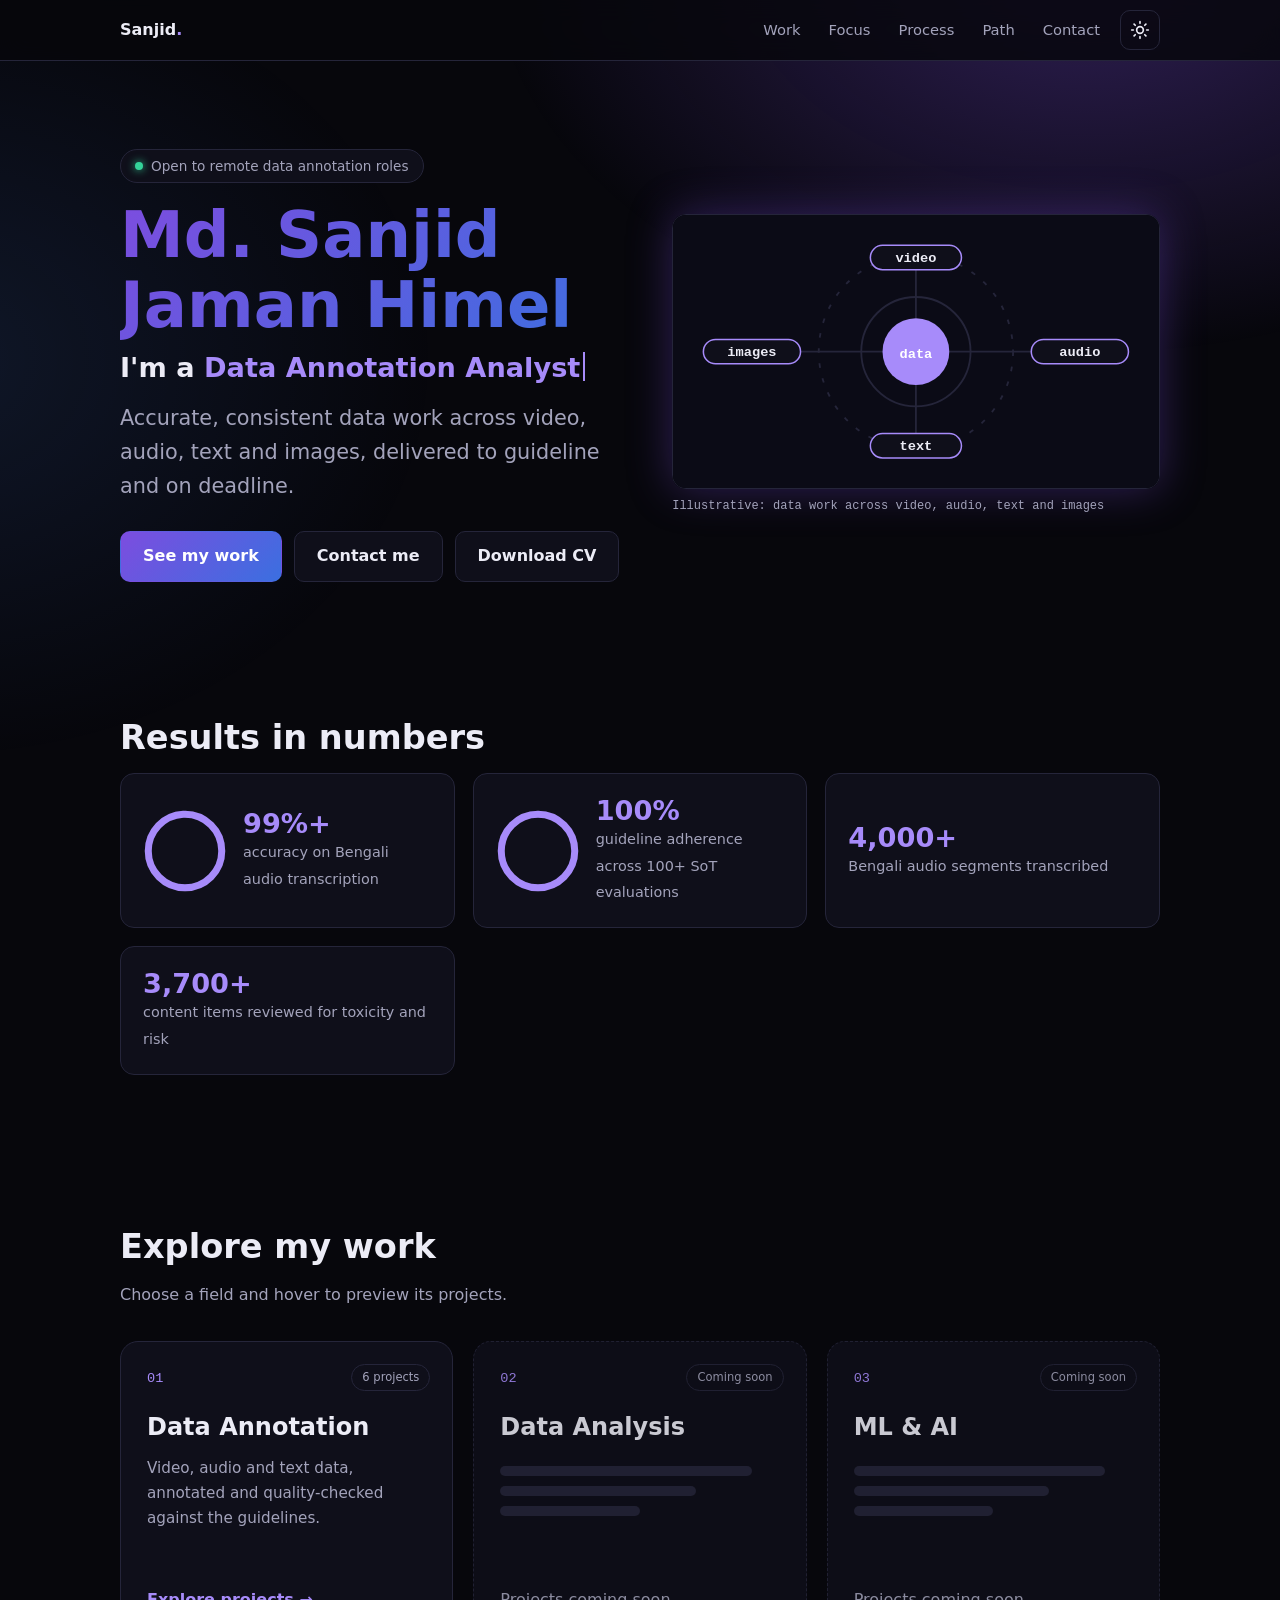
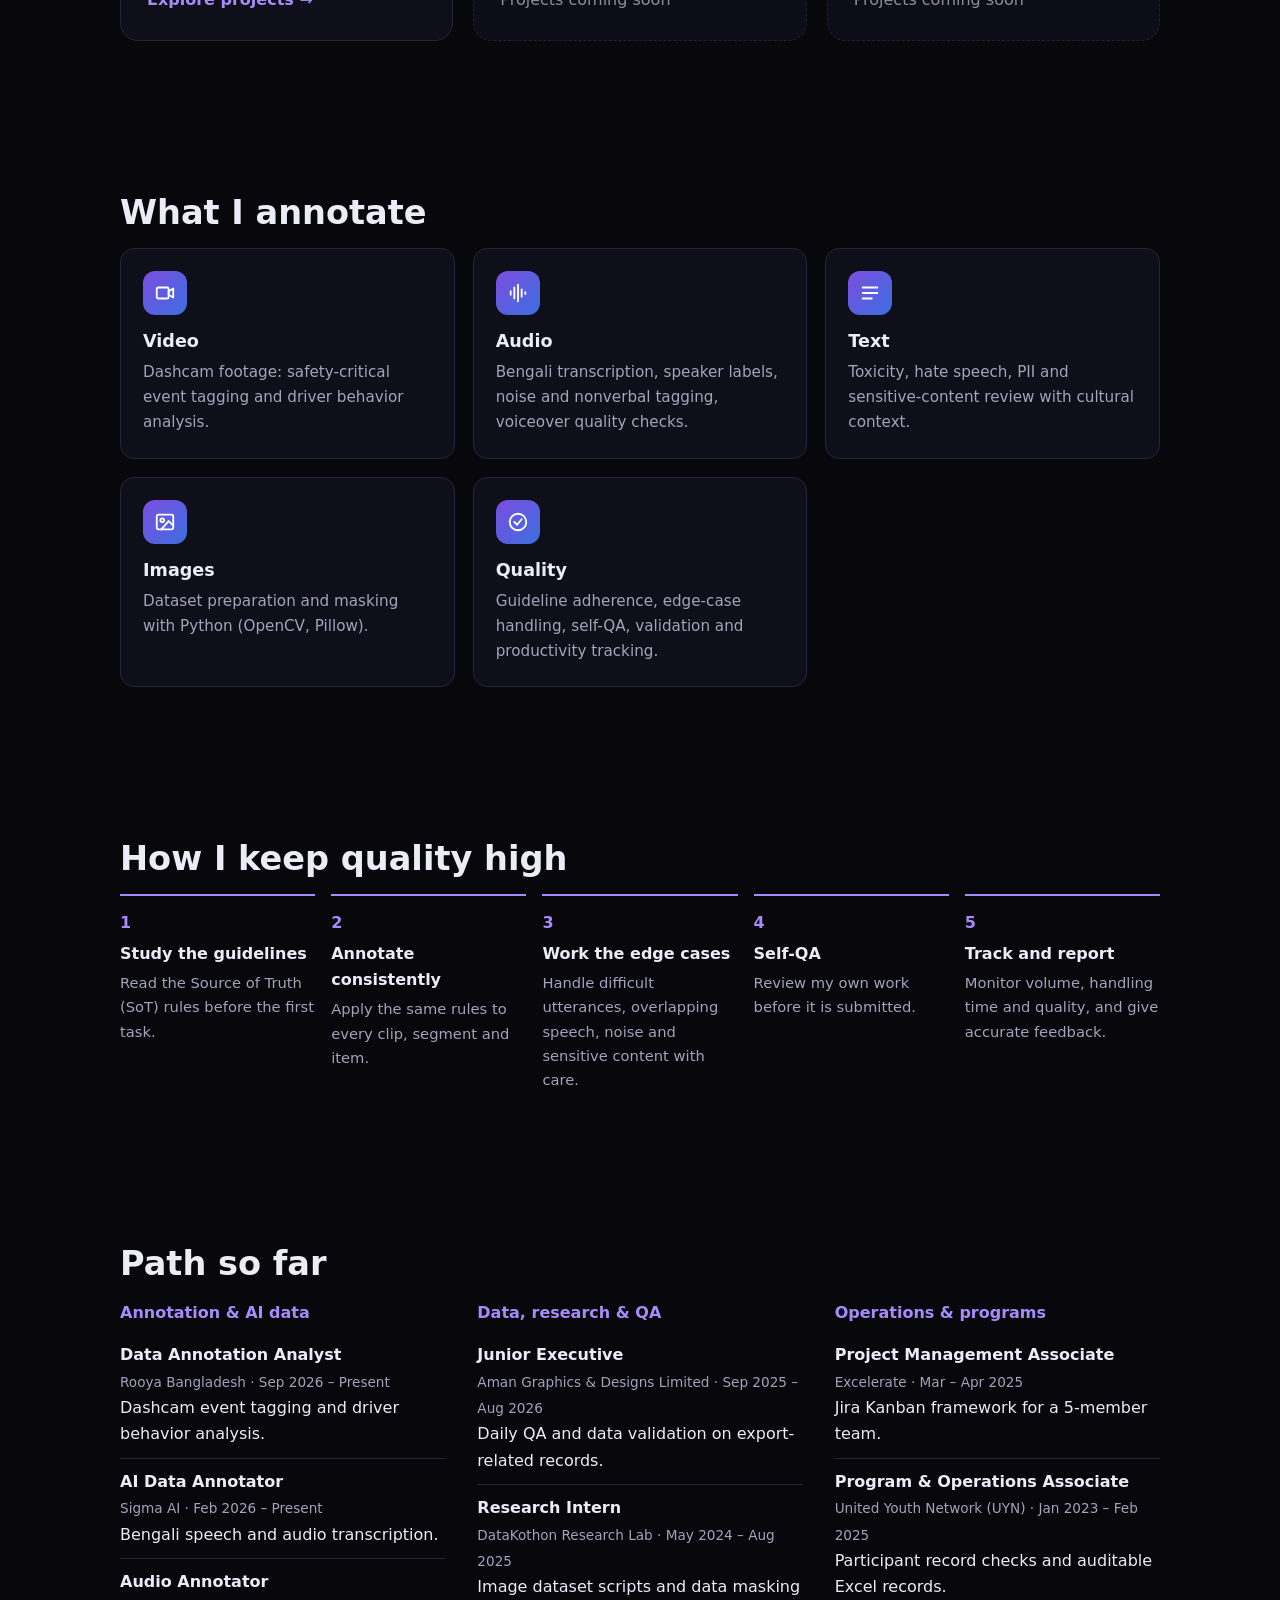
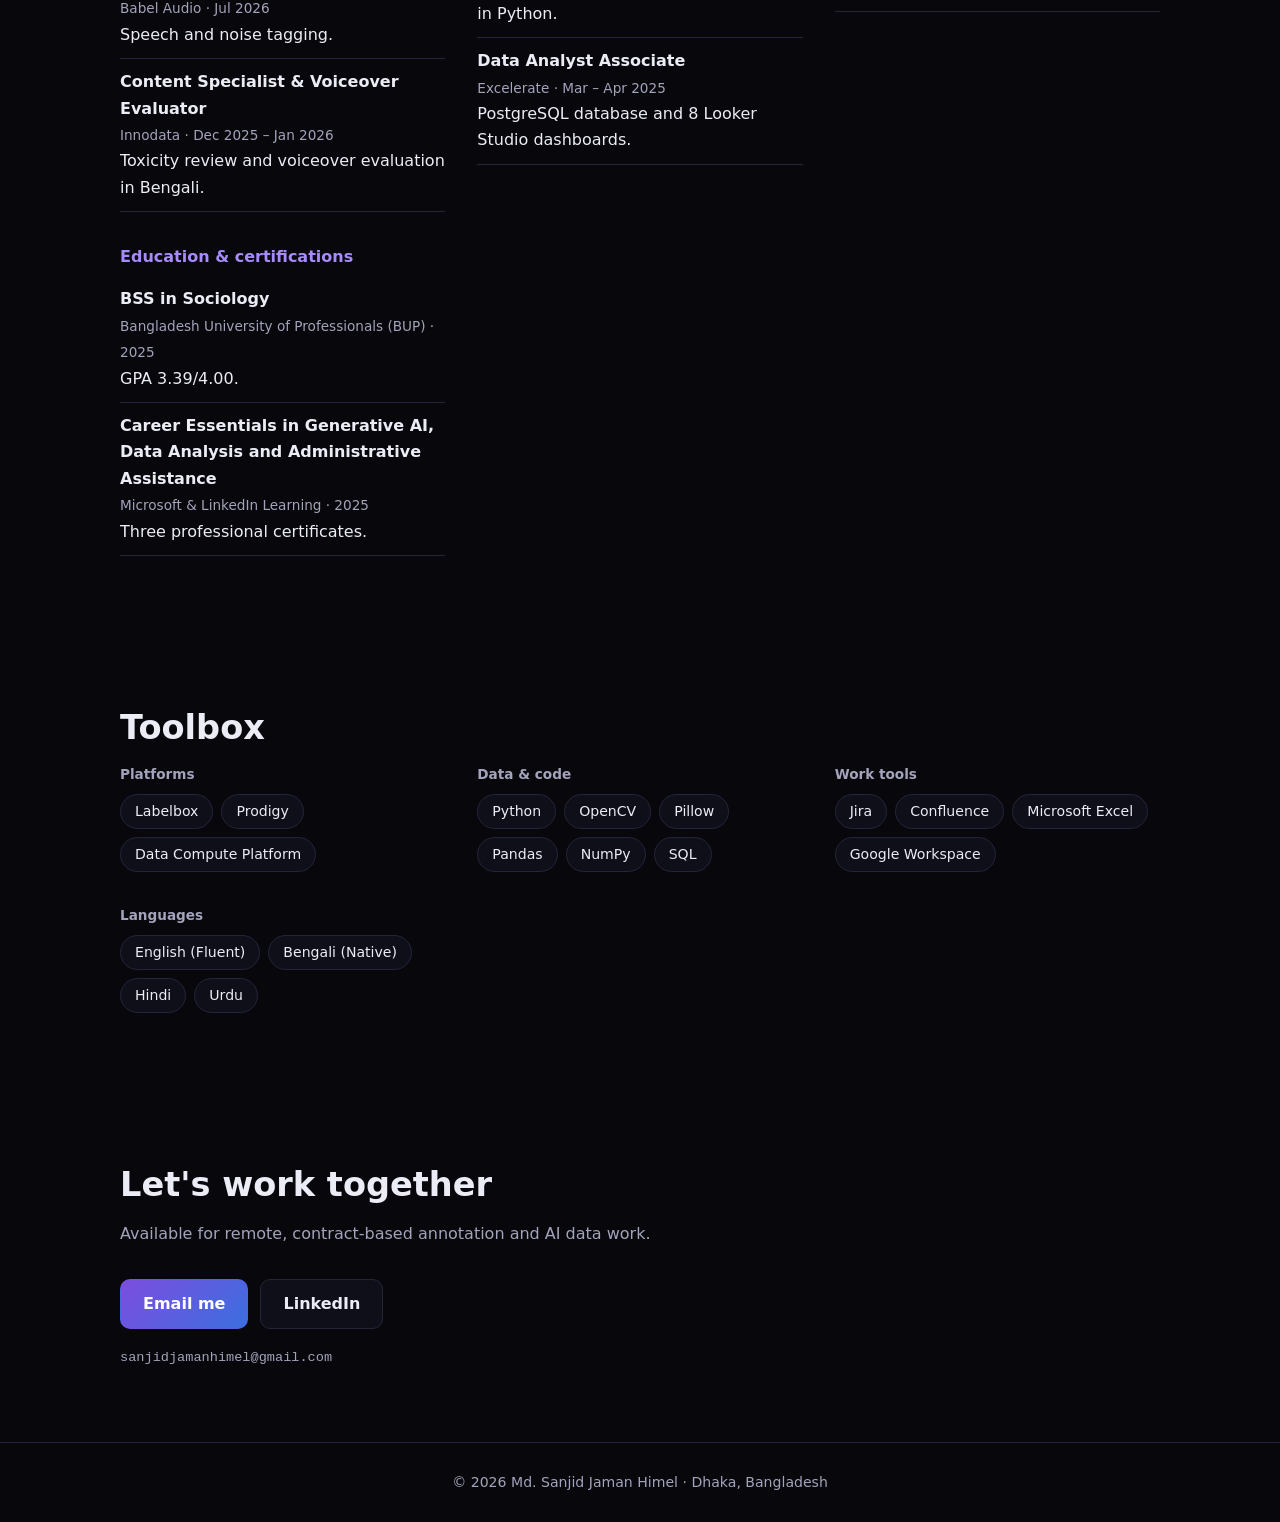
<file: index.html>
<!DOCTYPE html>
<html lang="en" data-theme="dark">
<head>
<meta charset="utf-8">
<meta name="viewport" content="width=device-width, initial-scale=1">
<title>Md. Sanjid Jaman Himel | Data Annotation Analyst &amp; AI Training Data</title>
<meta name="description" content="Data Annotation Analyst and annotation QA professional: video, audio and text annotation for AI training data, with Bengali-language expertise. Open to remote contract work.">
<meta property="og:type" content="website">
<meta property="og:title" content="Md. Sanjid Jaman Himel | Data Annotation Analyst">
<meta property="og:description" content="Video, audio and text annotation, annotation QA and computer vision training data. Open to remote contract work.">
<meta name="theme-color" content="#07070c">
<link rel="icon" href="data:image/svg+xml,%3Csvg xmlns='http://www.w3.org/2000/svg' viewBox='0 0 32 32'%3E%3Crect width='32' height='32' rx='8' fill='%238b5cf6'/%3E%3Ctext x='16' y='23' font-size='19' text-anchor='middle' fill='white' font-family='sans-serif'%3ES%3C/text%3E%3C/svg%3E">
<link rel="stylesheet" href="css/style.css">
</head>
<body data-page="home">
<a class="skip" href="#main">Skip to content</a>
<header class="nav" id="nav">
  <div class="wrap nav-in">
    <a class="logo" href="#hero" id="logo" aria-label="Back to top"></a>
    <nav id="menu" aria-label="Main"></nav>
    <button class="icon-btn" id="theme" type="button" aria-label="Switch to light mode">
      <svg viewBox="0 0 24 24" width="20" height="20" fill="none" stroke="currentColor" stroke-width="2" stroke-linecap="round" aria-hidden="true"><circle cx="12" cy="12" r="4"/><path d="M12 2v2M12 20v2M4.9 4.9l1.4 1.4M17.7 17.7l1.4 1.4M2 12h2M20 12h2M4.9 19.1l1.4-1.4M17.7 6.3l1.4-1.4"/></svg>
    </button>
    <button class="icon-btn menu-btn" id="burger" type="button" aria-label="Open menu" aria-expanded="false" aria-controls="menu">
      <svg viewBox="0 0 24 24" width="22" height="22" fill="none" stroke="currentColor" stroke-width="2" stroke-linecap="round" aria-hidden="true"><path d="M4 7h16M4 12h16M4 17h16"/></svg>
    </button>
  </div>
</header>
<main id="main">
  <section id="hero"></section>
  <section id="impact"></section>
  <section id="work"></section>
  <section id="focus"></section>
  <section id="process"></section>
  <section id="path"></section>
  <section id="tools"></section>
  <section id="contact"></section>
  <noscript><p class="wrap">Please enable JavaScript to view this portfolio.</p></noscript>
</main>
<footer id="footer" class="foot"></footer>
<script src="js/content.js"></script>
<script src="js/main.js"></script>
</body>
</html>
</file>
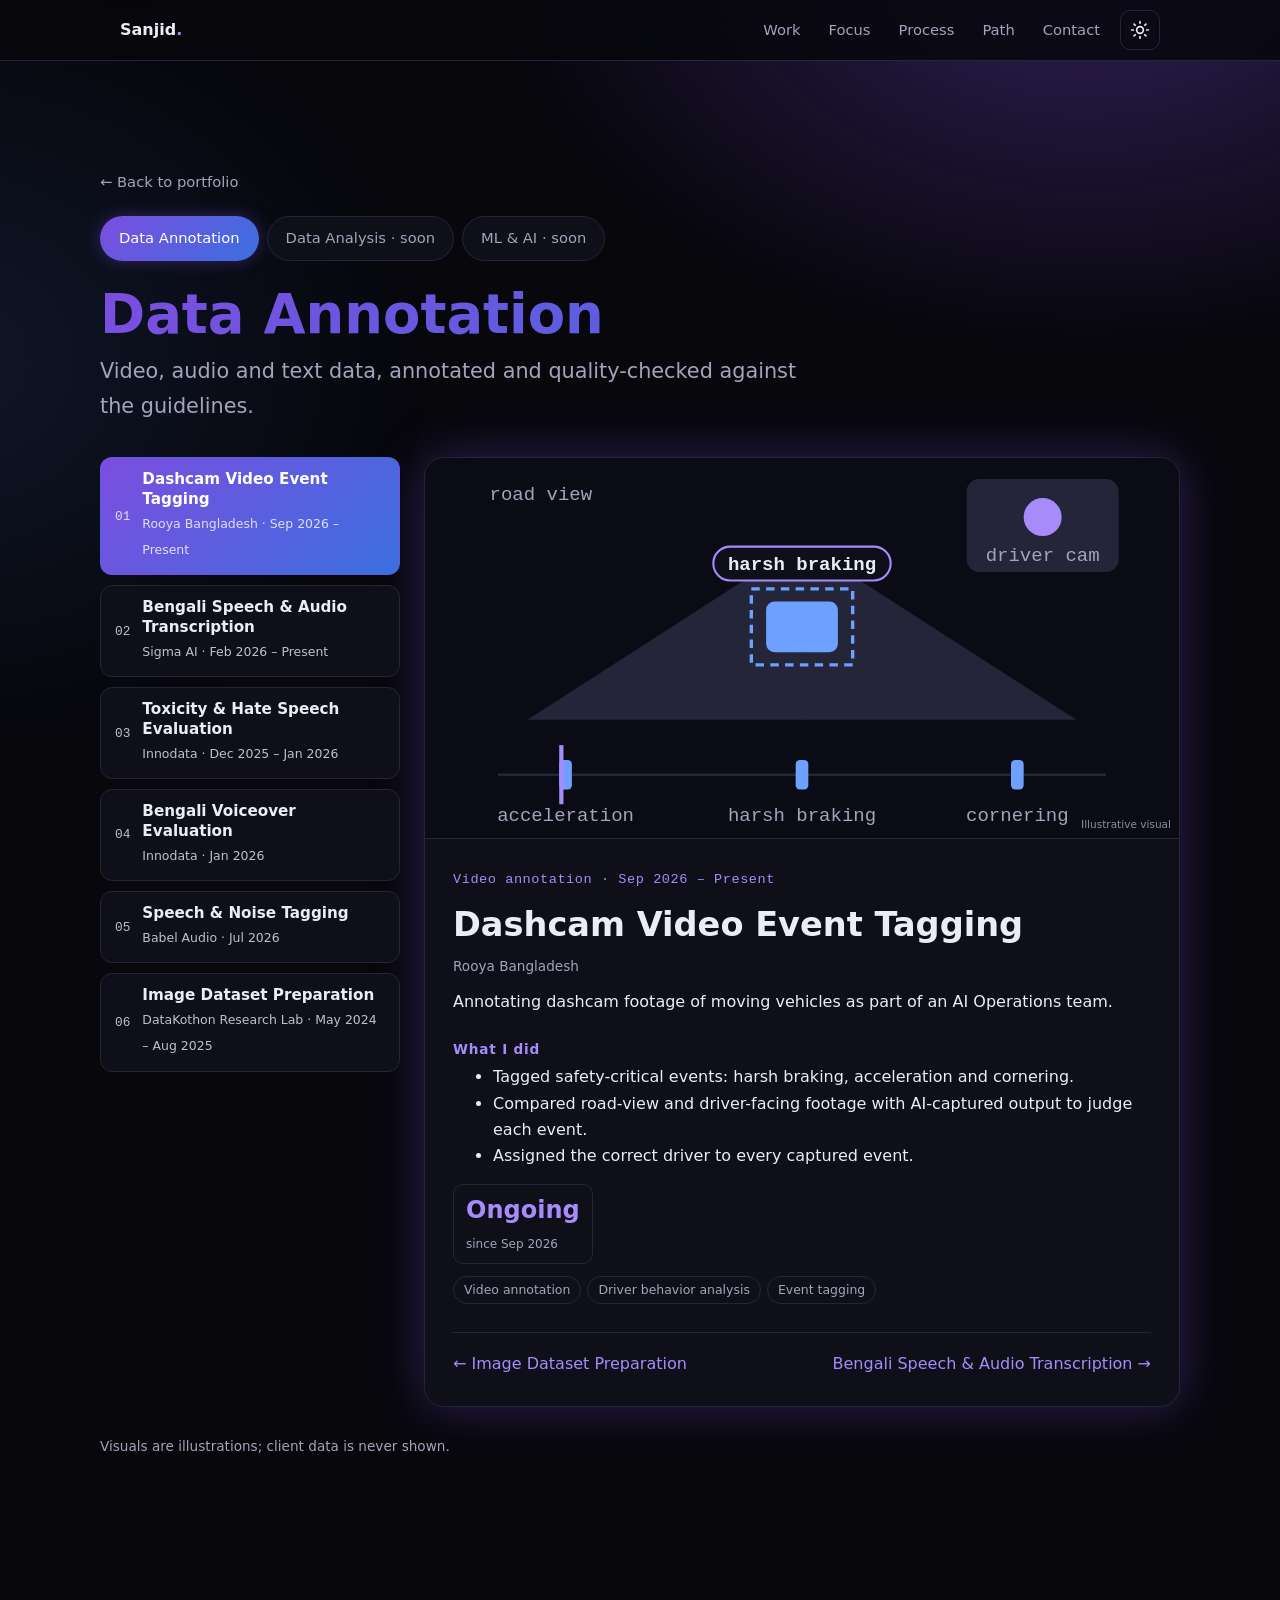
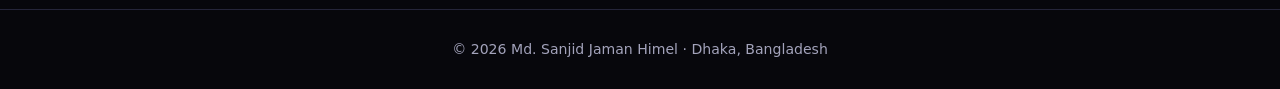
<file: work.html>
<!DOCTYPE html>
<html lang="en" data-theme="dark">
<head>
<meta charset="utf-8">
<meta name="viewport" content="width=device-width, initial-scale=1">
<title>Work | Md. Sanjid Jaman Himel</title>
<meta name="description" content="Projects by Md. Sanjid Jaman Himel: data annotation, quality assurance and AI training data work.">
<meta property="og:type" content="website">
<meta property="og:title" content="Work | Md. Sanjid Jaman Himel">
<meta property="og:description" content="Video, audio and text annotation, annotation QA and computer vision training data. Open to remote contract work.">
<meta name="theme-color" content="#07070c">
<link rel="icon" href="data:image/svg+xml,%3Csvg xmlns='http://www.w3.org/2000/svg' viewBox='0 0 32 32'%3E%3Crect width='32' height='32' rx='8' fill='%238b5cf6'/%3E%3Ctext x='16' y='23' font-size='19' text-anchor='middle' fill='white' font-family='sans-serif'%3ES%3C/text%3E%3C/svg%3E">
<link rel="stylesheet" href="css/style.css">
</head>
<body data-page="work">
<a class="skip" href="#main">Skip to content</a>
<header class="nav" id="nav">
  <div class="wrap nav-in">
    <a class="logo" href="#hero" id="logo" aria-label="Back to top"></a>
    <nav id="menu" aria-label="Main"></nav>
    <button class="icon-btn" id="theme" type="button" aria-label="Switch to light mode">
      <svg viewBox="0 0 24 24" width="20" height="20" fill="none" stroke="currentColor" stroke-width="2" stroke-linecap="round" aria-hidden="true"><circle cx="12" cy="12" r="4"/><path d="M12 2v2M12 20v2M4.9 4.9l1.4 1.4M17.7 17.7l1.4 1.4M2 12h2M20 12h2M4.9 19.1l1.4-1.4M17.7 6.3l1.4-1.4"/></svg>
    </button>
    <button class="icon-btn menu-btn" id="burger" type="button" aria-label="Open menu" aria-expanded="false" aria-controls="menu">
      <svg viewBox="0 0 24 24" width="22" height="22" fill="none" stroke="currentColor" stroke-width="2" stroke-linecap="round" aria-hidden="true"><path d="M4 7h16M4 12h16M4 17h16"/></svg>
    </button>
  </div>
</header>
<main id="main">
  <section id="workpage"></section>
  <noscript><p class="wrap">Please enable JavaScript to view this portfolio.</p></noscript>
</main>
<footer id="footer" class="foot"></footer>
<script src="js/content.js"></script>
<script src="js/main.js"></script>
</body>
</html>
</file>
<file: css/style.css>
:root{--bg:#07070c;--sf:#0f0f1a;--bd:#25253a;--tx:#ececf6;--mu:#a3a3bb;--a:#a78bfa;--a2:#6ea0ff;--btn:linear-gradient(135deg,#7c4ddf,#3b6fe0);--glow:rgba(124,77,223,.35);--r:14px}
:root[data-theme=light]{--bg:#f6f6fb;--sf:#fff;--bd:#dcdcea;--tx:#14141f;--mu:#555570;--a:#6d3fe0;--a2:#2557d6;--glow:rgba(109,63,224,.18)}
*{box-sizing:border-box;margin:0}
html{scroll-behavior:smooth;scroll-padding-top:72px}
body{font:16px/1.65 system-ui,-apple-system,"Segoe UI",Roboto,sans-serif;background:var(--bg);color:var(--tx);-webkit-font-smoothing:antialiased}
body::before{content:"";position:fixed;inset:0;z-index:-1;background:radial-gradient(600px 400px at 85% -5%,var(--glow),transparent),radial-gradient(500px 400px at -5% 40%,rgba(79,140,255,.12),transparent)}
a{color:var(--a);text-decoration:none}a:hover{text-decoration:underline}
:focus-visible{outline:2px solid var(--a2);outline-offset:3px;border-radius:6px}
.skip{position:absolute;left:-999px;top:8px;background:var(--sf);padding:8px 14px;border-radius:8px;z-index:99}.skip:focus{left:8px}
.wrap{max-width:1080px;margin:0 auto;padding:0 20px}
section{padding:72px 0}
section>.wrap>h2{font-size:clamp(1.6rem,4vw,2.1rem);margin-bottom:8px}
.sub{color:var(--mu);max-width:640px;margin-bottom:32px}
.mono{font-family:ui-monospace,SFMono-Regular,Menlo,Consolas,monospace}
.eyebrow{color:var(--a);font-size:.85rem;letter-spacing:.04em}
.nav{position:sticky;top:0;z-index:50;background:color-mix(in srgb,var(--bg) 82%,transparent);backdrop-filter:blur(12px);border-bottom:1px solid var(--bd)}
.nav-in{display:flex;align-items:center;gap:8px;height:60px}
.logo{font-weight:700;color:var(--tx);margin-right:auto}
.logo span{color:var(--a)}
nav{display:flex;gap:4px}
nav a{color:var(--mu);padding:8px 12px;border-radius:8px;font-size:.92rem}
nav a:hover{color:var(--tx);background:var(--sf);text-decoration:none}
.icon-btn{background:none;border:1px solid var(--bd);color:var(--tx);width:40px;height:40px;border-radius:10px;display:grid;place-items:center;cursor:pointer;transition:border-color .2s,box-shadow .2s}
.icon-btn:hover{border-color:var(--a);box-shadow:0 0 14px var(--glow)}
.menu-btn{display:none}
@media(max-width:820px){
 .menu-btn{display:grid}
 nav{display:none;position:absolute;top:60px;left:0;right:0;flex-direction:column;background:var(--bg);border-bottom:1px solid var(--bd);padding:10px 20px 16px}
 nav.open{display:flex}
}
#hero{padding:88px 0 56px}
#hero h1{font-size:clamp(2.2rem,7vw,4rem);line-height:1.1;margin:12px 0}
.role{font-size:clamp(1.05rem,2.5vw,1.3rem);color:var(--mu);max-width:720px}
.status{display:inline-flex;align-items:center;gap:8px;border:1px solid var(--bd);background:var(--sf);border-radius:99px;padding:5px 14px;font-size:.85rem;color:var(--mu)}
.status i{width:8px;height:8px;border-radius:50%;background:#34d399;box-shadow:0 0 8px #34d399}
.cta{display:flex;flex-wrap:wrap;gap:12px;margin:28px 0 40px}
.btn{display:inline-block;padding:11px 22px;border-radius:10px;font-weight:600;border:1px solid var(--bd);color:var(--tx);background:var(--sf);transition:box-shadow .25s,transform .25s}
.btn:hover{text-decoration:none;box-shadow:0 0 18px var(--glow);transform:translateY(-2px)}
.btn.pri{background:var(--btn);border-color:transparent;color:#fff}
.stats{display:grid;grid-template-columns:repeat(auto-fit,minmax(160px,1fr));gap:14px}
.stat{background:var(--sf);border:1px solid var(--bd);border-radius:var(--r);padding:16px}
.stat b{display:block;font-size:1.6rem;color:var(--a)}
.stat span{color:var(--mu);font-size:.88rem}
.grid{display:grid;grid-template-columns:repeat(auto-fit,minmax(290px,1fr));gap:18px}
.card{background:var(--sf);border:1px solid var(--bd);border-radius:var(--r);padding:22px;transition:border-color .25s,box-shadow .25s,transform .25s}
.card:hover{border-color:var(--a);box-shadow:0 0 22px var(--glow);transform:translateY(-3px)}
.card h3{font-size:1.1rem;margin:4px 0}
.meta{color:var(--mu);font-size:.85rem}
.card ul,.tl ul{padding-left:18px;margin:12px 0;color:var(--mu);font-size:.95rem}
.card li,.tl li{margin-bottom:5px}
.tags{display:flex;flex-wrap:wrap;gap:6px;margin-top:12px}
.tag{font-size:.78rem;padding:3px 10px;border-radius:99px;border:1px solid var(--bd);color:var(--mu)}
.tabs{display:flex;flex-wrap:wrap;gap:8px;margin-bottom:24px}
.tab{background:var(--sf);border:1px solid var(--bd);color:var(--mu);padding:9px 18px;border-radius:99px;cursor:pointer;font:inherit;font-size:.92rem;transition:all .2s}
.tab:hover{color:var(--tx)}
.tab[aria-selected=true]{background:var(--btn);color:#fff;border-color:transparent;box-shadow:0 0 16px var(--glow)}
.panel{animation:fade .4s ease}
.empty{border:1px dashed var(--bd);border-radius:var(--r);padding:32px;color:var(--mu);text-align:center}
@keyframes fade{from{opacity:0;transform:translateY(8px)}to{opacity:1;transform:none}}
.tl{border-left:2px solid var(--bd);padding-left:24px}
.tl-item{position:relative;margin-bottom:30px}
.tl-item::before{content:"";position:absolute;left:-31px;top:7px;width:12px;height:12px;border-radius:50%;background:var(--a);box-shadow:0 0 10px var(--glow)}
.tl-item h3{font-size:1.08rem}
.skill h3,.edu h3{font-size:1rem;margin-bottom:6px;color:var(--a)}
.skill p{color:var(--mu);font-size:.93rem}
.two{display:grid;grid-template-columns:repeat(auto-fit,minmax(300px,1fr));gap:32px}
.clist{list-style:none;padding:0}
.clist li{padding:10px 0;border-bottom:1px solid var(--bd)}
.about p{color:var(--mu);margin-bottom:14px;max-width:760px}
.foot{border-top:1px solid var(--bd);padding:28px 20px;text-align:center;color:var(--mu);font-size:.88rem}
.reveal{opacity:0;transform:translateY(18px);transition:opacity .6s,transform .6s}
.reveal.in{opacity:1;transform:none}
@media(prefers-reduced-motion:reduce){
 html{scroll-behavior:auto}
 *{animation:none!important;transition:none!important}
 .reveal{opacity:1;transform:none}
}
/* v2: portfolio layout + visuals */
:root{--vbg:#0b0b16}:root[data-theme=light]{--vbg:#ecebf7}
.hero-in{display:grid;gap:40px;align-items:center}
@media(min-width:900px){.hero-in{grid-template-columns:1.05fr 1fr}}
.who{font-weight:600;color:var(--a);margin-bottom:6px}
#hero h1{font-size:clamp(2rem,5.2vw,3.3rem)}
.cap{display:block;margin-top:8px;font-size:.75rem;color:var(--mu)}
.viz{background:var(--vbg);border-bottom:1px solid var(--bd);position:relative}
.viz svg{display:block;width:100%;height:auto}
.ill{position:absolute;right:8px;bottom:5px;font-size:.66rem;color:var(--mu);opacity:.85}
.hero-viz{border:1px solid var(--bd);border-radius:var(--r);overflow:hidden;box-shadow:0 0 44px var(--glow)}
.hero-viz .viz{border:0}
.pgrid{grid-template-columns:repeat(auto-fit,minmax(320px,1fr))}
.proj{padding:0;overflow:hidden;display:flex;flex-direction:column}
.proj .body{padding:20px 22px 22px}
.proj.feature{grid-column:1/-1}
@media(min-width:760px){.proj.feature{flex-direction:row}.proj.feature .viz{flex:1.15;border-bottom:0;border-right:1px solid var(--bd)}.proj.feature .body{flex:1}}
.mets{display:flex;flex-wrap:wrap;gap:10px;margin-top:14px}
.mets div{border:1px solid var(--bd);border-radius:10px;padding:6px 12px}
.mets b{display:block;color:var(--a);font-size:1.05rem}
.mets span{font-size:.75rem;color:var(--mu)}
.imp{display:flex;align-items:center;gap:16px}
.ring{width:84px;height:84px;flex:none}
.ring .t{fill:none;stroke:var(--bd);stroke-width:8}
.ring .f{fill:none;stroke:var(--a);stroke-width:8;stroke-linecap:round;stroke-dasharray:0 264;transition:stroke-dasharray 1.3s ease}
.in .ring .f{stroke-dasharray:var(--d) 264}
.ring text{fill:var(--tx);font:700 17px system-ui,sans-serif}
.imp b{display:block;font-size:1.7rem;color:var(--a);line-height:1.1}
.imp span{color:var(--mu);font-size:.9rem}
.ico{width:44px;height:44px;border-radius:12px;display:grid;place-items:center;background:var(--btn);color:#fff;margin-bottom:12px}
.focus p{color:var(--mu);font-size:.95rem}
.steps{display:grid;grid-template-columns:repeat(auto-fit,minmax(180px,1fr));gap:16px}
.step{border-top:2px solid var(--a);padding-top:14px}
.step i{font-style:normal;color:var(--a);font-weight:700}
.step h3{font-size:1rem;margin:4px 0}
.step p{color:var(--mu);font-size:.92rem}
.pg h3{font-size:1rem;color:var(--a);margin-bottom:6px}
.chips{display:flex;flex-wrap:wrap;gap:8px}
.chip{border:1px solid var(--bd);background:var(--sf);border-radius:99px;padding:5px 14px;font-size:.88rem}
.v-bg{fill:var(--vbg)}.v-ln{stroke:var(--bd);fill:none;stroke-width:1.2}.v-a{fill:var(--a)}.v-b{fill:var(--a2)}.v-m{fill:var(--bd)}
.v-box{fill:none;stroke:var(--a2);stroke-width:1.6;stroke-dasharray:4 3}
.v-t{fill:var(--mu);font:9px ui-monospace,Menlo,Consolas,monospace}
.v-tb{fill:var(--tx);font:600 9px ui-monospace,Menlo,Consolas,monospace}
.v-chip{fill:var(--sf);stroke:var(--a);stroke-width:1}
.sweep{animation:sweep 9s ease-in-out infinite alternate}
@keyframes sweep{from{transform:translateX(0)}to{transform:translateX(190px)}}
/* v3: dynamic hero, field cards, work page */
.sr{position:absolute;width:1px;height:1px;overflow:hidden;clip:rect(0 0 0 0)}
#hero h1.name{font-size:clamp(2.3rem,6.4vw,4rem);line-height:1.08;margin:18px 0 6px;background:var(--btn);-webkit-background-clip:text;background-clip:text;color:transparent}
.rolebar{font-size:clamp(1.2rem,3vw,1.7rem);font-weight:600;min-height:1.6em;margin-bottom:10px}
.rolebar #rot{color:var(--a)}
.caret{display:inline-block;width:2px;height:1.05em;background:var(--a);margin-left:3px;vertical-align:-.15em;animation:blink 1s steps(1) infinite}
@keyframes blink{50%{opacity:0}}
.pulse{animation:pulse 3.2s ease-in-out infinite}
@keyframes pulse{0%,100%{opacity:.55}50%{opacity:1}}
.spin{transform-origin:160px 90px;animation:spin 50s linear infinite}
@keyframes spin{to{transform:rotate(360deg)}}
.fields{display:grid;grid-template-columns:repeat(auto-fit,minmax(280px,1fr));gap:20px}
.field{position:relative;overflow:hidden;display:flex;flex-direction:column;gap:8px;min-height:300px;padding:26px;border:1px solid var(--bd);border-radius:18px;background:var(--sf);color:var(--tx);transition:transform .35s,border-color .35s,box-shadow .35s}
.field:hover{text-decoration:none}
.field::before{content:"";position:absolute;inset:0;background:radial-gradient(260px circle at var(--mx,50%) var(--my,0),var(--glow),transparent 70%);opacity:0;transition:opacity .35s;pointer-events:none}
.field>*{position:relative}
a.field:hover,a.field:focus-visible{transform:translateY(-6px);border-color:var(--a);box-shadow:0 14px 40px var(--glow)}
a.field:hover::before,a.field:focus-visible::before{opacity:1}
.fn{color:var(--a);font-size:.85rem}
.badge{position:absolute;top:22px;right:22px;font-size:.72rem;border:1px solid var(--bd);border-radius:99px;padding:3px 10px;color:var(--mu)}
.field h3{font-size:1.5rem;margin-top:10px}
.field p{color:var(--mu);font-size:.95rem}
.fl{list-style:none;padding:0;display:flex;flex-wrap:wrap;gap:6px;max-height:0;opacity:0;overflow:hidden;transition:max-height .5s,opacity .4s}
.fl li{font-size:.78rem;border:1px solid var(--bd);border-radius:99px;padding:3px 10px;color:var(--mu)}
a.field:hover .fl,a.field:focus-visible .fl{max-height:220px;opacity:1}
@media(hover:none){.fl{max-height:none;opacity:1}}
.go{margin-top:auto;font-weight:600;color:var(--a)}
.go i{display:inline-block;font-style:normal;transition:transform .3s}
a.field:hover .go i{transform:translateX(6px)}
.field.soon{border-style:dashed;opacity:.85}
.go.off{color:var(--mu);font-weight:500}
.sk{display:grid;gap:10px;margin-top:10px}
.sk b{height:10px;border-radius:6px;background:var(--bd);width:90%}
.sk b:nth-child(2){width:70%}.sk b:nth-child(3){width:50%}
a.tab{display:inline-block}a.tab:hover{text-decoration:none}
.workpage{padding:36px 0 80px}
.back{display:inline-block;margin-bottom:22px;color:var(--mu);font-size:.92rem}
.fhead{margin:8px 0 34px}
.ftitle{font-size:clamp(2rem,6vw,3.4rem);line-height:1.1;margin:6px 0 10px;background:var(--btn);-webkit-background-clip:text;background-clip:text;color:transparent}
.wk{display:grid;gap:24px}
@media(min-width:900px){.wk{grid-template-columns:300px 1fr;align-items:start}.plist{position:sticky;top:84px;flex-direction:column;overflow:visible}}
.plist{display:flex;gap:10px;overflow-x:auto;padding-bottom:6px}
.pi{display:flex;gap:12px;align-items:center;flex:none;min-width:230px;padding:12px 14px;border:1px solid var(--bd);border-radius:12px;background:var(--sf);color:var(--tx);transition:border-color .25s,box-shadow .25s,transform .25s}
.pi:hover{text-decoration:none;border-color:var(--a);box-shadow:0 0 18px var(--glow);transform:translateX(3px)}
.pi.on{border-color:transparent;background:var(--btn);color:#fff}
.pi i{font-style:normal;font-size:.8rem;opacity:.8}
.pi b{display:block;font-size:.95rem;line-height:1.3}
.pi small{opacity:.8;font-size:.78rem}
.pi.ghost{pointer-events:none;border-style:dashed;opacity:.7}
.pi.ghost .sk{width:100%;margin:0}
.pd{background:var(--sf);border:1px solid var(--bd);border-radius:20px;overflow:hidden;box-shadow:0 0 50px var(--glow);animation:fade .5s ease}
.pd .viz svg{max-height:380px}
.pbody{padding:26px 28px 28px}
.pbody h2{font-size:clamp(1.5rem,3.5vw,2.1rem);margin:6px 0 2px}
.sh{font-size:.85rem;letter-spacing:.06em;color:var(--a);margin:22px 0 4px}
.pd .mets b{font-size:1.5rem}
.pnav{display:flex;justify-content:space-between;gap:12px;margin-top:28px;padding-top:18px;border-top:1px solid var(--bd);flex-wrap:wrap}
.soonpane{padding:48px 28px;text-align:center;color:var(--mu);border-style:dashed;box-shadow:none}
.soonpane h2{color:var(--tx);margin-bottom:6px}
</file>
